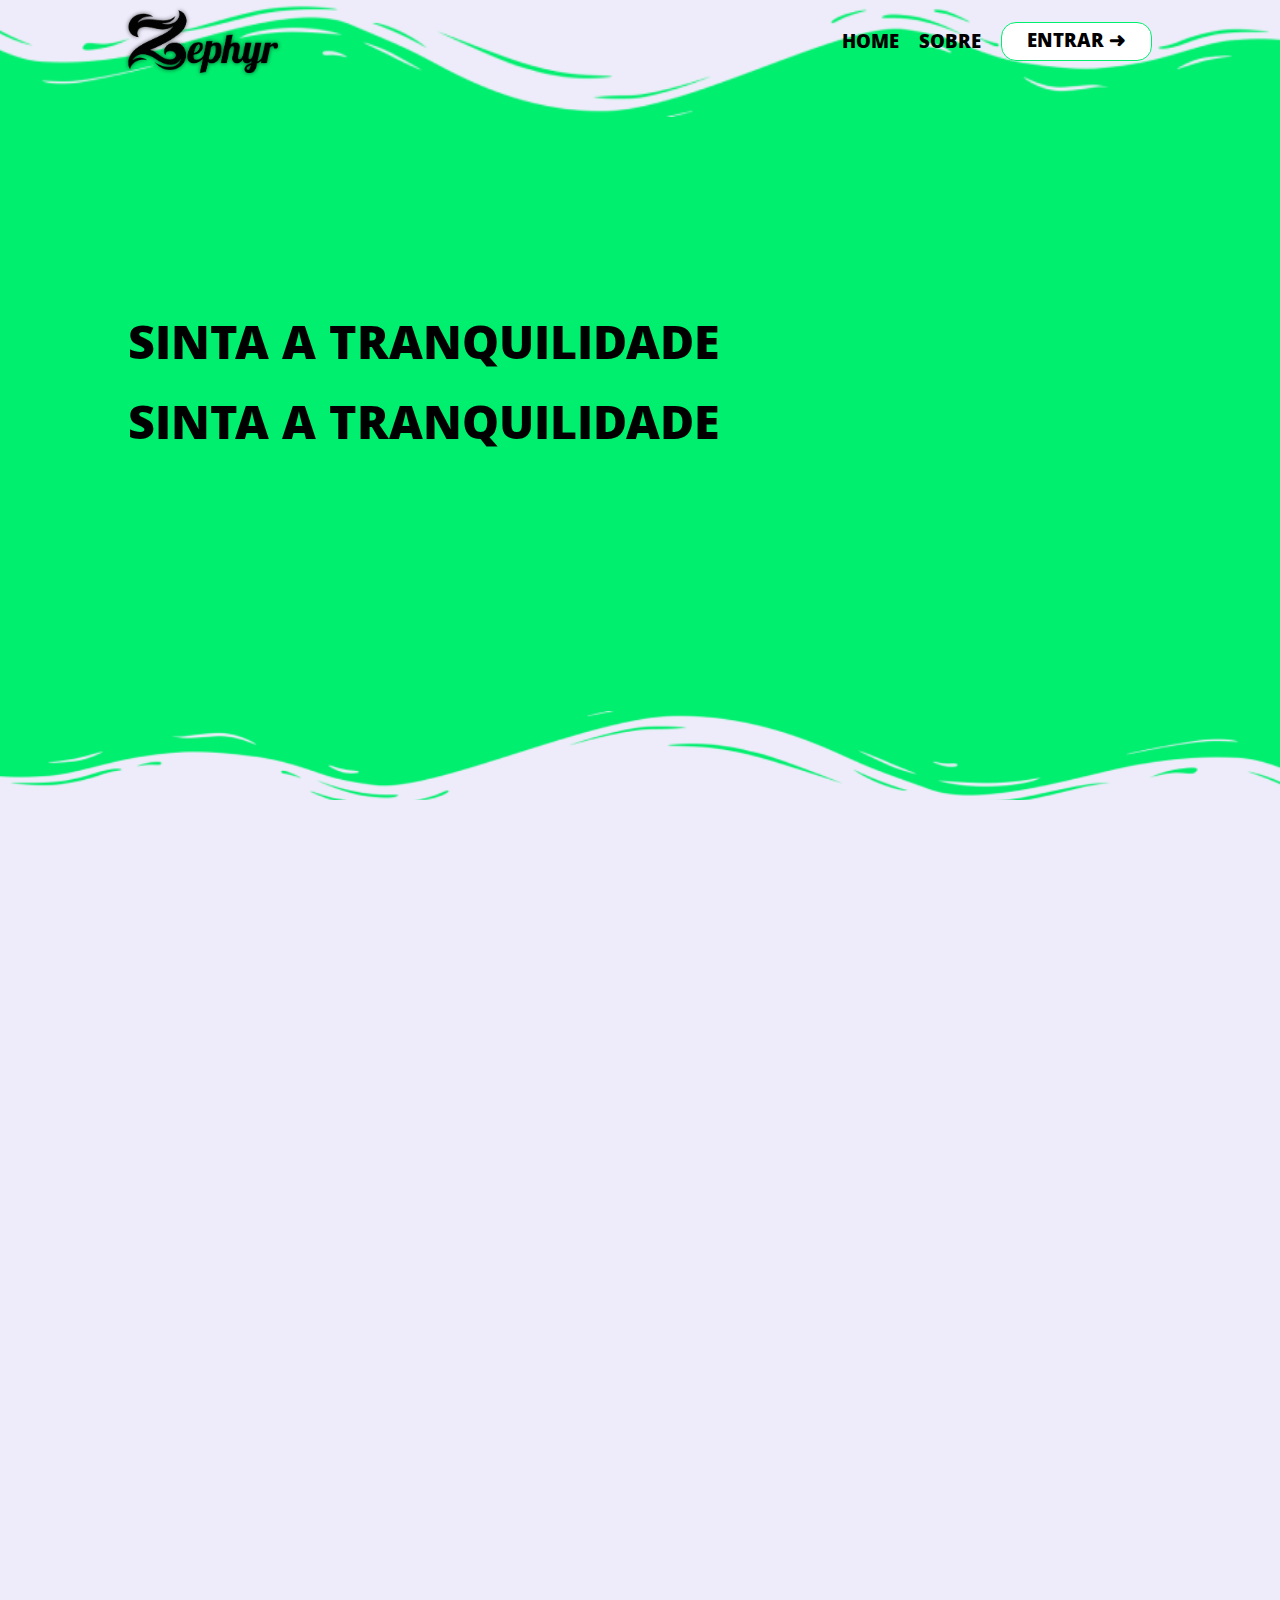
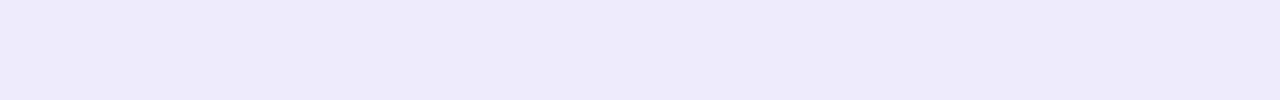
<file: html/home.html>
<!DOCTYPE html>
<html lang="en">
<head>
    <meta charset="UTF-8">
    <meta name="viewport" content="width=device-width, initial-scale=1.0">
    <link rel="stylesheet" href="../css/home.css">
    <title>Document</title>
</head>
<body>
    <main>
        <img src="../img/vento-branco.png" class="headerEfeito">
        <header>
                <img src="../img/logoExtend.svg" class="logoHeader">
                <div class="headerButtonContainer">
                    <div class="headerButton">
                        <a>Home</a>
                        <a>Sobre</a>
                    </div>
                    <button class="headerLogin">Entrar ➜</button>
                </div>
        </header>
        <div class="content">
            <span>SINTA A TRANQUILIDADE</span>
            <span>SINTA A TRANQUILIDADE</span>
            <!-- <span>SINTA A TRANQUILIDADE</span> -->
        </div>
        <img src="../img/vento-branco.png" class="homeEfeito">
    </main>
    <div id="sobre"></div>
</body>
</html>
</file>
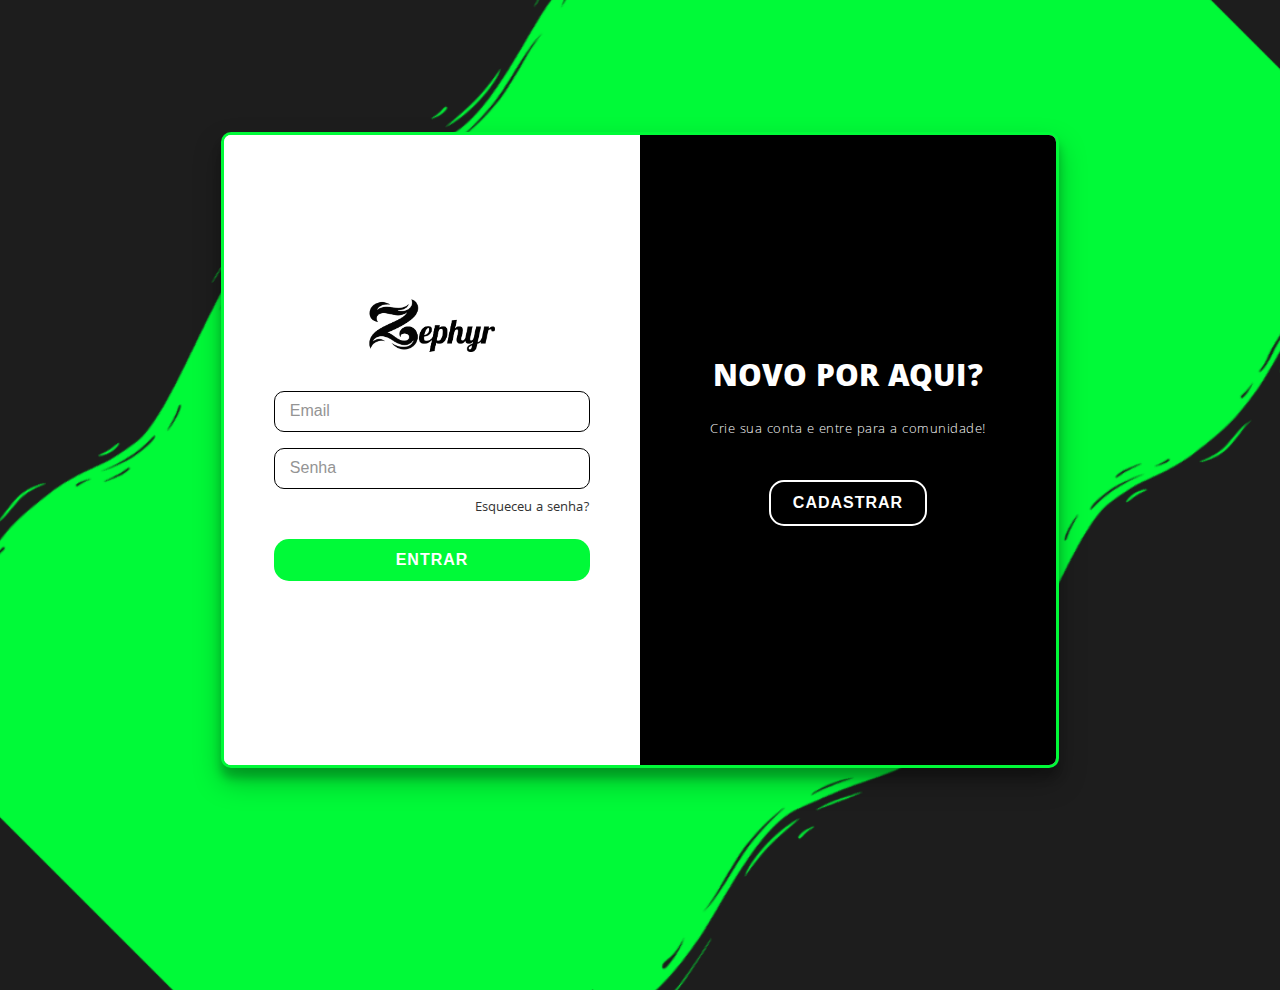
<file: public/login.html>
<!DOCTYPE html>
<html lang="pt-br">
<head>
    <meta charset="UTF-8">
    <meta name="viewport" content="width=device-width, initial-scale=1.0">
    <title>Login</title>
    <link rel="stylesheet" href="./css/login.css">
    <script src="./js/sessao.js"></script>
</head>
<body onload="previnirLogin()">
    <img src="./assets/img/fundo.svg" class="fundo">
    <div class="container" id="main">
        <div class="cadastro">
            <form onsubmit="">
                <h1>Crie sua conta</h1>
                <input id="inputUser" type="text" placeholder="Usuário" required="">
                <input id="inputEmail" type="email" placeholder="Email" required="">
                <input id="inputSenha" type="password" placeholder="Senha" required="">
                <input id="inputReSenha" type="password" placeholder="Repita a Senha" required="">
                <button onclick="cadastrar()">Cadastre-se</button>
            </form>
        </div>
        <div class="login">
            <form action="#" onsubmit="login()">
                <img src="./assets/img/logoExtend.svg" class="logoLogin">
                <input id="inputUserEmail" type="email" placeholder="Email" required="">
                <input id="inputUserSenha" type="password" placeholder="Senha" required="">
                <a>Esqueceu a senha?</a>
                <button onclick="login()">entrar</button>
            </form>
        </div>
        <div class="container-trocar">
            <div class="trocar">
                <div class="trocar-esquerda">
                    <h1>Já faz parte da comunidade?</h1>
                    <p>Entre com seus dados e acesse sua conta<br>por favor insira seus dados</p>
                    <button id="login">Entrar</button>
                </div>
                <div class="trocar-direita">
                    <h1>Novo por aqui?</h1>
                    <p>Crie sua conta e entre para a comunidade!</p>
                    <button id="cadastro">Cadastrar</button>
                </div>
            </div>
        </div>
    </div>
</body>
</html>
<script>
    const botaoCadastro = document.getElementById('cadastro');
    const botaoLogin = document.getElementById('login');
    const main = document.getElementById('main');

    botaoCadastro.addEventListener('click', () => {
        main.classList.add("painel-direita-ativo");
    });
    botaoLogin.addEventListener('click', () => {
        main.classList.remove("painel-direita-ativo");
    });
    // CADASTRAR---------------------------------------------------------------------------------------------------------
    function cadastrar(){
        const user = inputUser.value.trim()
        const email = inputEmail.value
        const senha = inputSenha.value
        
        fetch("/usuarios/cadastrar", {
        method: "POST",
        headers: {
            "Content-Type": "application/json",
        },
        body: JSON.stringify({
            // crie um atributo que recebe o valor recuperado aqui
            // Agora vá para o arquivo routes/usuario.js
            userServer: user,
            emailServer: email,
            senhaServer: senha,
        }),
        })
        .then(function (resposta) {
            console.log("resposta: ", resposta);

            if (resposta.ok) {
            setTimeout(() => {
                window.location = "login.html";
            }, "2000");
            } else {
            throw "Houve um erro ao tentar realizar o cadastro!";
            }
        })
        .catch(function (resposta) {
            console.log(`#ERRO: ${resposta}`);
        });
    }

    // ENTRAR---------------------------------------------------------------------------------------------------------
    
    function login() {
        var emailVar = inputUserEmail.value;
        var senhaVar = inputUserSenha.value;

        console.log("FORM LOGIN: ", emailVar);
        console.log("FORM SENHA: ", senhaVar);

        fetch("/usuarios/autenticar", {
            method: "POST",
            headers: {
                "Content-Type": "application/json"
            },
            body: JSON.stringify({
                emailServer: emailVar,
                senhaServer: senhaVar
            })
        }).then(function (resposta) {
            console.log("ESTOU NO THEN DO entrar()!")

            if (resposta.ok) {
                console.log(resposta);
                console.log(resposta.nomeUsuario)
                resposta.json().then(json => {
                    console.log(json);
                    console.log(JSON.stringify(json));
                    sessionStorage.EMAIL_USUARIO = json.email;
                    sessionStorage.ID_USUARIO = json.idUsuario;
                    sessionStorage.NOME_USUARIO = json.nomeUsuario;


                    setTimeout(function () {
                        window.location = "./home.html";
                    });

                });

            } else {
                console.log("Houve um erro ao tentar realizar o login!");

                resposta.text().then(texto => {
                    console.error(texto);
                });
            }

        }).catch(function (erro) {
            console.log(erro);
        })
    }
</script>
</file>
<file: css/home.css>
@import url('https://fonts.googleapis.com/css2?family=Freeman&family=Khula:wght@300;400;600;700;800&display=swap');
* {
    margin: 0;
}
body {
    background-color: #00EF6E;
    overflow-x: hidden;
}
main {
    width: 100vw;
    height: 87.8vh;
}
header {
    margin-inline: 10%;
    justify-content: space-between;
    align-items: center;
    display: flex;
    margin-top: 10px;
}
#sobre {
    background-color: #eeecfa;
    height: 100vh;
}
.homeEfeito {
    position: absolute;
    bottom: 10%;
    z-index: -1;
    width: 100vw;
    height: 11vh;
}
.headerEfeito {
    position: absolute;
    transform: scaleY(-1) scaleX(-1);
    width: 100vw;
    height: 13vh;
    z-index: -1;
    top: 0;
}
.logoHeader {
    width: 150px;
    filter: drop-shadow(0px 0px 2px #000000a3);
}
.headerButton {
    font-family: "Khula", sans-serif;
    font-size: 20px;
    text-transform: uppercase;
    margin-right: 20px;
    margin-top: 5px;
    font-weight: 800;
    display: flex;
    gap: 20px;
}
.headerLogin {
    font-family: "Khula", sans-serif;
    font-size: 20px;
    font-weight: 900;
    padding-top: 4px;
    padding-inline: 25px;
    border: 1px solid #00EF6E;
    background-color: white;
    text-transform: uppercase;
    border-radius: 15px;
    transition: background-color 0.6s ease, color 0.6s ease, border-color 1s ease;
}
.headerLogin:hover{
    transition: background-color 0.6s ease, color 0.6s ease, border-color 1s ease;
    background-color: #00EF6E;
    color: black;
    border-color: white;
}
.headerButtonContainer {
    display: flex;
    align-items: center;
}
.content {
    font-family: "Khula", sans-serif;
    justify-content: center;
    margin-left: 10%;
    display: flex;
    flex-direction: column;
    height: 80%;
    width: 100%;
}
.content span {
    width: 100%;
    font-weight: 900;
    font-size: 50px;
}
</file>
<file: public/css/login.css>
@import url('https://fonts.googleapis.com/css2?family=Khula:wght@300;400;600;700;800&display=swap');
*{
    margin: 0;
}
body{
    overflow: hidden;
    display: flex;
    align-items: center;
    justify-content: center;
    flex-direction: column;
    background-color: #1d1d1d;
    min-height: 100vh;
    font-family: "Khula", sans-serif;
}
.container{
    position: relative;
    width: 65%;
    max-width: 100%;
    min-height: 70vh;
    background-color: #fff;
    border-radius: 10px;
    overflow: hidden;
    box-shadow: 0 14px 28px #00000040, 0 10px 10px #00000038;
    border: 3px #00FA38 solid;
}
.cadastro, .login {
    position: absolute;
    top: 0;
    left: 0;
    height: 100%;
    transition: all 0.6s ease-in-out;
}
.cadastro{
    width: 50%;
    opacity: 0;
    z-index: 1; 
}
.login{
    width: 50%;
    z-index: 2;
}
form{
    background-color: #fff;
    display: flex;
    justify-content: center;
    align-items: center;
    flex-direction: column;
    padding: 0 50px;
    height: 100%;
    text-align: center;
}
h1{
    font-weight: 900;
    margin: 0;
    text-transform: uppercase;
}
p{
    font-size: 14px;
    font-weight: 100;
    line-height: 20px;
    letter-spacing: 0.5px;
    margin: 15px 0 20px;
}
input{
    background-color: transparent;
    padding: 12px 15px;
    margin: 8px 15px;
    width: 90%;
    border: 1px solid black;
    border-radius: 10px;
    outline: none;
}
input::placeholder{
    font-size: 16px;
    color: #949494;
}
a{
    color: #333;
    font-size: 14px;
    text-decoration: none;
    width: 100%;
    text-align: end;
}
a:hover{
    text-decoration: underline;
    cursor: pointer;
}
button{
    color: white;
    background-color: #00FA38;
    font-weight: bold;
    font-size: 16px;
    padding: 12px 0px;
    margin: 20px;
    width: 100%;
    border: 0;
    border-radius: 15px;
    outline: none;
    letter-spacing: 1px;
    text-transform: uppercase;
    cursor: pointer;
}
#cadastro, #login {
    background-color: transparent;
    border: 2px solid #fff;
    width: 40%;
}
.container.painel-direita-ativo .login{
    transform: translateX(100%);
}
.container.painel-direita-ativo .cadastro{
    transform: translateX(100%);
    opacity: 1;
    z-index: 5;
}
.container-trocar{
    position: absolute;
    top: 0;
    left: 50%;
    width: 50%;
    height: 100%;
    overflow: hidden;
    transition: transform 0.6s ease-in-out;
    z-index: 100;
}
.container.painel-direita-ativo .container-trocar{
    transform: translateX(-100%);
}
.trocar{
    position: relative;
    color: #fff;
    background-color: black;
    left: -100%;
    height: 100%;
    width: 200%;
    transform: translateX(0);
    transition: transform 0.6s ease-in-out;
}
.container.painel-direita-ativo .trocar{
    transform: translateX(50%);
}
.trocar-esquerda, .trocar-direita{
    padding-inline: 10px;
    box-sizing: border-box;
    position: absolute;
    display: flex;
    align-items: center;
    justify-content: center;
    flex-direction: column;
    text-align: center;
    top: 0;
    height: 100%;
    width: 50%;
    transform: translateX(0);
    transition: transform 0.6s ease-in-out;
}
.trocar-esquerda{
    transform: translateX(-20%);
}
.trocar-direita{
    right: 0;
    transform: translateX(0);
}
.container.painel-direita-ativo .trocar-direita{
    transform: translateX(20%);
}
.container.painel-direita-ativo .trocar-esquerda{
    transform: translateX(0);
}
@keyframes show{
    0%, 44.99%{
        opacity: 0;
        z-index: 1;
    }
    50%, 100%{
        opacity: 1;
        z-index: 5;
    }
}
.fundo{
    height: 120%;
    width: 100%;
    z-index: -10;
    position: absolute;
}
.logoLogin{
    width: 40%;
    margin-bottom: 10%;
}
</file>
